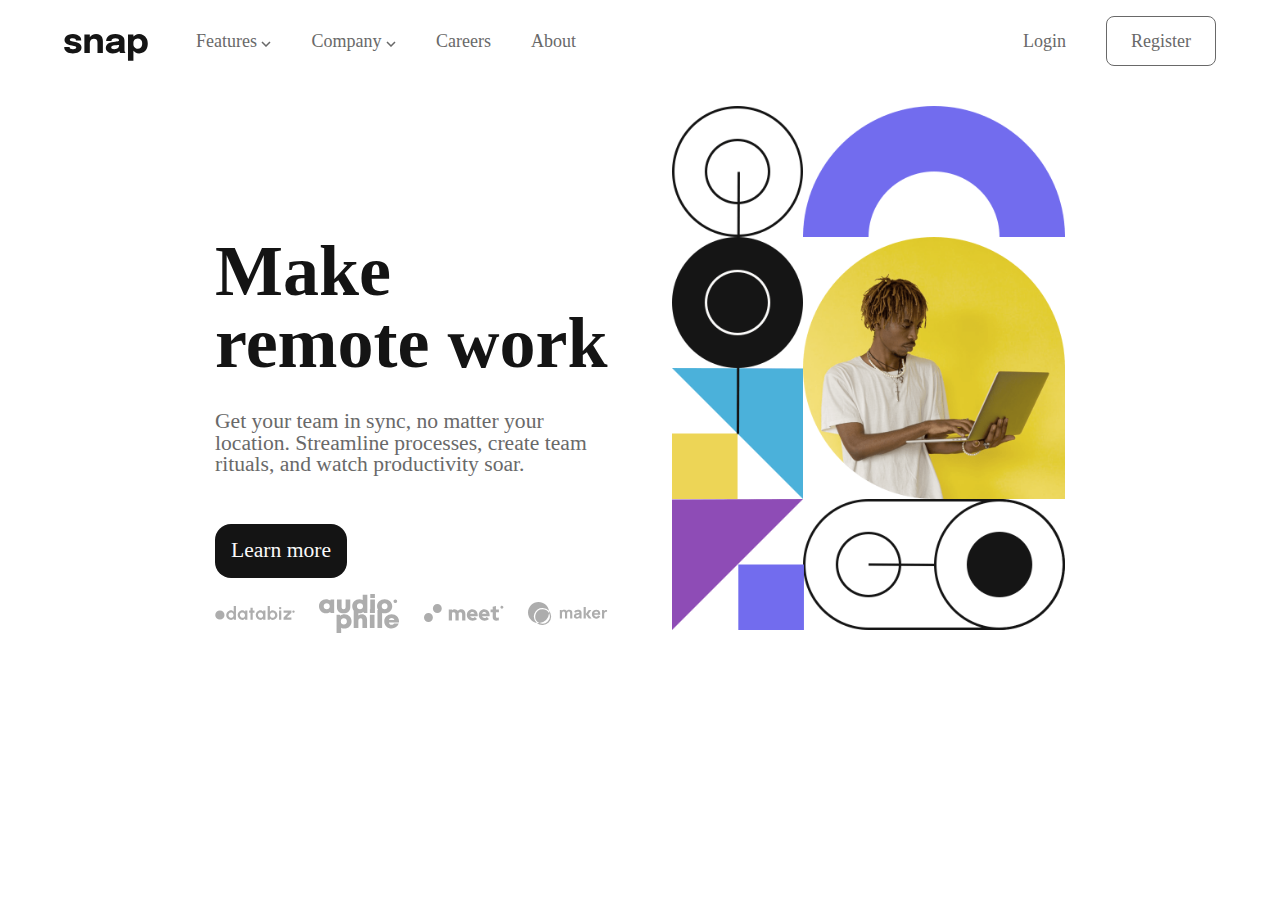
<file: index.html>
<!DOCTYPE html>
<html lang="en">
	<head>
		<meta charset="UTF-8" />
		<meta name="viewport" content="width=device-width, initial-scale=1.0" />

		<link
			rel="icon"
			type="image/png"
			sizes="32x32"
			href="./images/favicon-32x32.png"
		/>
    <link rel="stylesheet" href="style.css">

		<title>Frontend Mentor | Intro section with dropdown navigation</title>

		</style>
	</head>
	<body>
    <header>
      <div class="logo">
        <img src="./images/logo.svg" alt="logo">
      </div>

      <div class="desktop-navigation">
        <div class="left">
          <ul class="navigation-panel">
            <li class="expandables-toggle"><a href="#">Features</a>  <span class="icon-arrow"><img src="./images/icon-arrow-down.svg"></span> 
              <ul  class="expandables" style="display: none;">
                <li><img src="./images/icon-todo.svg">  <a href="#">Todo List</a> </li>
                <li><img src="./images/icon-calendar.svg" ><a href="#">Calender</a> </li>
                <li><img src="./images/icon-reminders.svg"><a href="#">Reminders</a> </li>
                <li> <img src="./images/icon-planning.svg" ><a href="#">Planning</a> </li>
              </ul>
            </li>
            <li  class="expandables-toggle"><a href="#">Company</a> <span class="icon-arrow"><img src="./images/icon-arrow-down.svg"></span> 
            
            <ul class="expandables  expandables--company" style="display: none;">
              <li><a href="#">History</a></li>
              <li><a href="#">Our Team</a></li>
              <li><a href="#">Blog</a></li>
            </ul></li>
            <li><a href="#">Careers</a> </li>
            <li><a href="#">About</a></li>
          </ul>
        </div>

        <div class="right">
          <button class="btn btn__login"><a href="#">Login </a></button>
          <button class="btn btn__register"><a href="#">Register</a></button>
        </div>
      </div>
      <button class="nav-btn nav-btn__open"> <img src="./images/icon-menu.svg" alt="btn"></button>
      <nav class="navigation" style="display: none;">
        <button class="nav-btn nav-btn__close"> <img src="./images/icon-close-menu.svg" alt="btn"></button>

        <ul class="navigation-panel">
          <li class="expandables-toggle"><a href="#">Features</a> <span class="icon-arrow"><img src="./images/icon-arrow-down.svg"></span> 
            <ul  class="expandables" style="display: none;">
              <li><img src="./images/icon-todo.svg">  <a href="#">Todo List</a> </li>
              <li><img src="./images/icon-calendar.svg" ><a href="#">Calender</a> </li>
              <li><img src="./images/icon-reminders.svg"><a href="#">Reminders</a> </li>
              <li> <img src="./images/icon-planning.svg" ><a href="#">Planning</a> </li>
            </ul>
          </li>
          <li  class="expandables-toggle"><a>Company</a> <span class="icon-arrow"><img src="./images/icon-arrow-down.svg"></span> 
          
          <ul class="expandables" style="display: none;">
            <li><a href="#">History</a></li>
            <li><a href="#">Our Team</a></li>
            <li><a href="#">Blog</a></li>
          </ul></li>
          <li><a href="#">Careers</a> </li>
          <li><a href="#">About</a></li>
        </ul>

        <button class="btn btn__login"><a href="#">Login</a> </button>
        <button class="btn btn__register"><a href="#">Register</a> </button>
      </nav>
    </header>

    <main>

      <div class="wrapper">
      <div class="hero">
    
        <img src="./images/image-hero-mobile.png" class="mobile-hero">
        <img src="./images/image-hero-desktop.png" class="desktop-hero">

      </div>
      <div class="main-content">
        <h1>Make remote work</h1>
        <p>Get your team in sync, no matter your location. Streamline processes, 
          create team rituals, and watch productivity soar.</p>
          <button>Learn more</button>
        <div class="companies">
          <img src="./images/client-databiz.svg" alt="">
          <img src="./images/client-audiophile.svg" alt="">
          <img src="./images/client-meet.svg" alt="">
          <img src="./images/client-maker.svg" alt="">

        </div>
      
      </div>
    </div>
    </main>
		<!-- <div class="attribution">
			Challenge by
			<a
				href="https://www.frontendmentor.io?ref=challenge"
				target="_blank"
				>Frontend Mentor</a
			>. Coded by <a href="#" >Ebube</a>.
		</div> -->
    <script src="index.js"></script>
	</body>
</html>

<!-- Features
Company
Careers
About

Login
Register

Make remote work

Get your team in sync, no matter your location. Streamline processes, 
create team rituals, and watch productivity soar. -->

<!-- Learn more -->
</file>
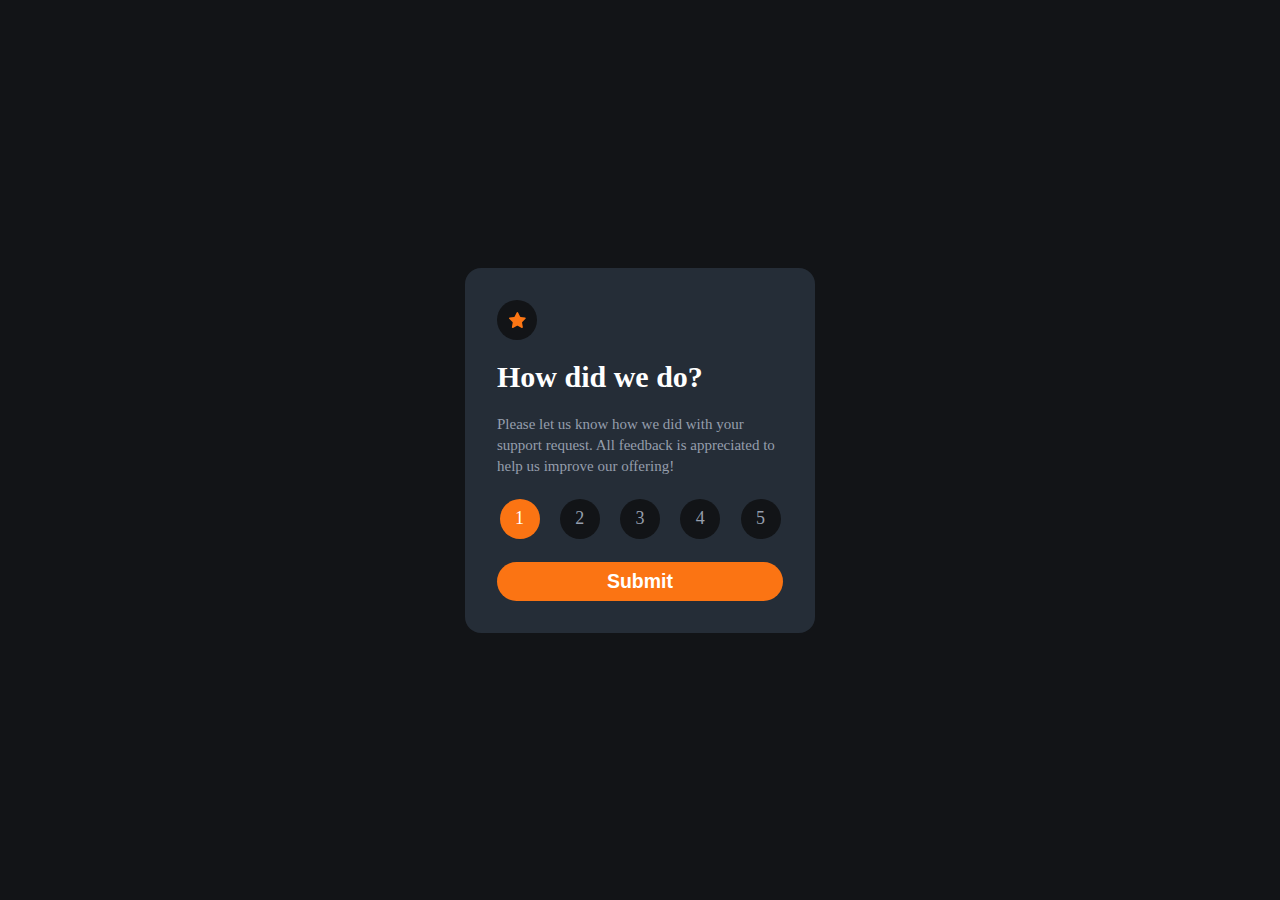
<file: interactive-rating-component-main/index.html>
<!DOCTYPE html>
<html lang="en">
	<head>
		<meta charset="UTF-8" />
		<meta name="viewport" content="width=device-width, initial-scale=1.0" />
		<!-- displays site properly based on user's device -->
		<link rel="stylesheet" href="style.css" />
		<link
			rel="icon"
			type="image/png"
			sizes="32x32"
			href="./images/favicon-32x32.png"
		/>

		<title>Frontend Mentor | Interactive rating component</title>

		<!-- Feel free to remove these styles or customise in your own stylesheet 👍 -->
		<style>
			.attribution {
				font-size: 11px;
				text-align: center;
			}
			.attribution a {
				color: hsl(228, 45%, 44%);
			}
		</style>
	</head>
	<body>
		<section class="main">
			<form name="rating" method="post" class="rating">
				<div class="star">
					<img src="./images/icon-star.svg" alt="" srcset="" />
				</div>
				<h1>How did we do?</h1>
				<p>
					Please let us know how we did with your support request. All
					feedback is appreciated to help us improve our offering!
				</p>

				<div class="ratings">
					<div class="input-placement">
						<input
							type="radio"
							name="rating"
							id="rating1"
							value="1"
							checked
						/>
						<label for="rating1" value="1">1</label>
					</div>
					<div class="input-placement">
						<input
							type="radio"
							name="rating"
							id="rating2"
							value="2"
						/>
						<label for="rating2">2</label>
					</div>
					<div class="input-placement">
						<input
							type="radio"
							name="rating"
							id="rating3"
							value="3"
						/>
						<label for="rating3">3</label>
					</div>
					<div class="input-placement">
						<input
							type="radio"
							name="rating"
							id="rating4"
							value="4"
						/>
						<label for="rating4">4</label>
					</div>
					<div class="input-placement">
						<input
							type="radio"
							name="rating"
							id="rating5"
							value="5"
						/>
						<label for="rating5">5</label>
					</div>
				</div>

				<button type="submit">Submit</button>
			</form>
		</section>
		<section class="main thanks display">
			<div class="rating">
				<img src="images/illustration-thank-you.svg" alt="thank you" />

				<div class="info">
					You selected <span class="answer">1</span> out of 5
				</div>

				<h1>Thank you!</h1>

				<p>
					We appreciate you taking the time to give a rating. If you
					ever need more support, don’t hesitate to get in touch!
				</p>
			</div>
		</section>

		<script src="index.js"></script>
	</body>
</html>
</file>
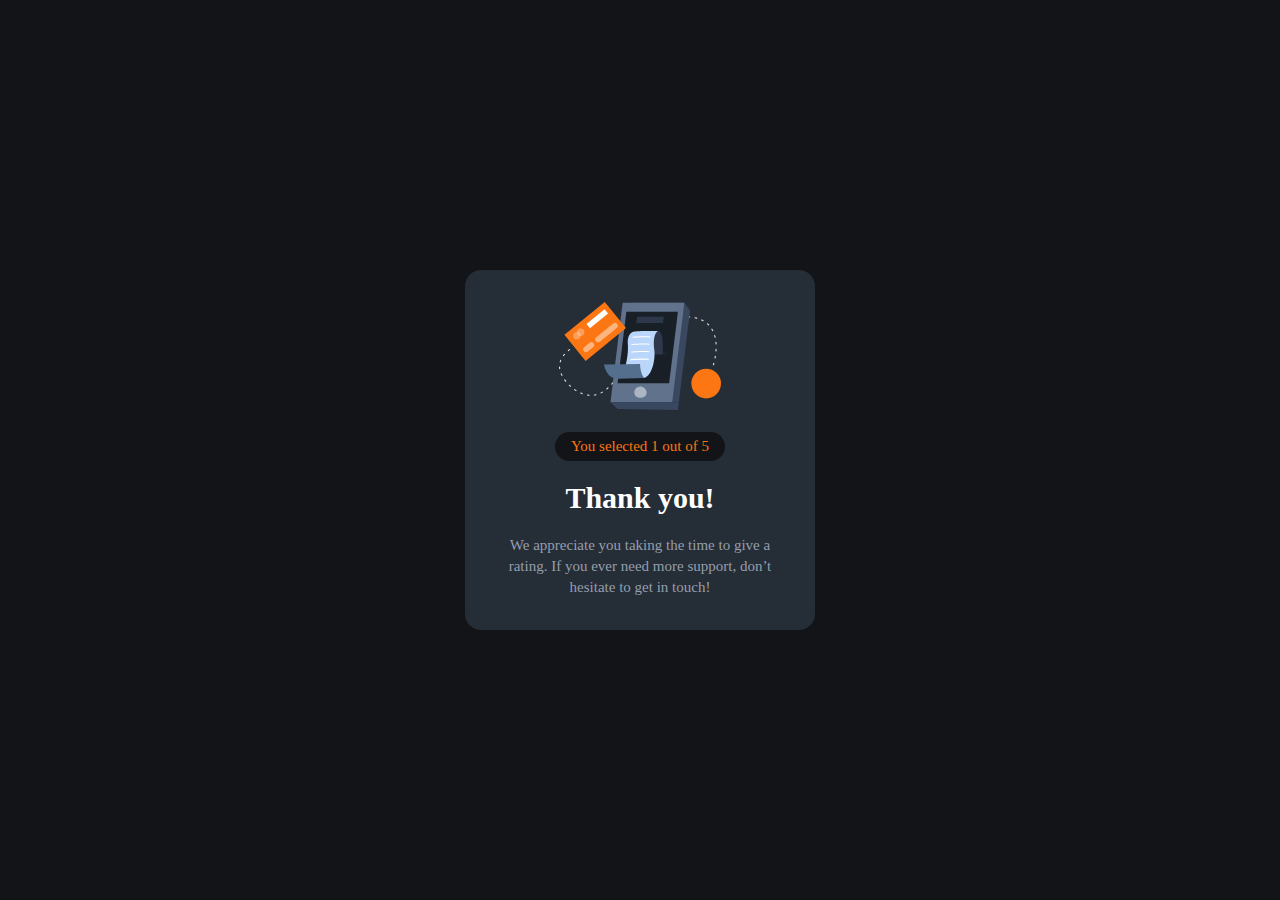
<file: interactive-rating-component-main/submitPage.html>
<!DOCTYPE html>
<html lang="en">
	<head>
		<meta charset="UTF-8" />
		<meta http-equiv="X-UA-Compatible" content="IE=edge" />
		<meta name="viewport" content="width=device-width, initial-scale=1.0" />
		<link rel="stylesheet" href="style.css" />
		<title>Document</title>
	</head>
	<body>
		<section class="main thanks">
			<div class="rating">
				<img src="images/illustration-thank-you.svg" alt="thank you" />

				<div class="info">
					You selected <span class="answer">1</span> out of 5
				</div>

				<h1>Thank you!</h1>

				<p>
					We appreciate you taking the time to give a rating. If you
					ever need more support, don’t hesitate to get in touch!
				</p>
			</div>
		</section>
		<!-- <script src="index.js"></script> -->
	</body>
</html>
</file>
<file: style.css>
*,
*::before,
*::after {
	box-sizing: border-box;
}
* {
	margin: 0;
	--almost-white: hsl(0, 0%, 98%);
	--medium-gray: hsl(0, 0%, 41%);
	--almost-black: hsl(0, 0%, 8%);
}
html,
body {
	height: 100%;
	line-height: 1;
	color: var(--medium-gray);
	font-size: 18px;
}
body {
	-webkit-font-smoothing: antialiased;
}
img {
	display: inline-block;
	max-width: 100%;
}
input,
button,
textarea,
select {
	font: inherit;
}

p {
	font-weight: 500;
}
p,
h1,
h2,
h3,
h4,
h5,
h6 {
	overflow-wrap: break-word;
}
#root,
#__next {
	isolation: isolate;
}

h1 {
	font-size: 2rem;
	text-align: center;
	font-size: 700;
	line-height: 1;
	color: var(--almost-black);
	margin: 32px;
}

a {
	text-decoration: none;
	color: inherit;
}

a:active,
a:focus {
	color: var(--almost-black);
}
button {
	cursor: pointer;
}

header {
	display: flex;
	padding: 16px 8px;
	align-items: center;
	position: relative;
	margin-bottom: 12px;
}

.logo {
	margin-right: auto;
}
.nav-btn {
	background-color: transparent;
	cursor: pointer;
	border: 0;
}

nav {
	position: fixed;
	top: 0;
	right: 0;
	width: 65%;
	background-color: var(--almost-white);
	height: 100%;
	padding: 8px;
}

nav .nav-btn__close {
	position: fixed;
	top: 16px;
	right: 16px;
}

nav ul {
	list-style-type: none;
	margin: 0;
	padding: 8px 16px;
}

ul li a {
	text-decoration: none;
	display: inline-block;
	margin-left: 8px;
	color: inherit;
}

.navigation-panel {
	margin-top: 64px;
	color: var(--medium-gray);
	list-style-type: none;
}

.navigation-panel li {
	margin: 16px 0;
}

.desktop-navigation {
	display: none;
}

.btn {
	display: block;
	background-color: transparent;
	border: 0;
	width: 100%;
	padding: 8px;
	border-radius: 8px;
	color: var(--medium-gray);
}

.btn.btn__register {
	border: 1px solid var(--medium-gray);
}

.hidden {
	display: none;
}

.main-content {
	text-align: center;
}
.main-content p {
	color: var(--medium-gray);
	font-size: 1.2rem;
	margin: 32px 0;
	font-weight: 500;
}

.main-content button {
	padding: 16px;
	border: 0;
	border-radius: 16px;
	font-size: 1.2rem;
	background-color: var(--almost-black);
	color: var(--almost-white);
	display: block;
	margin: 0 auto;
}
.companies {
	display: flex;
	justify-content: space-between;
	align-items: center;
	margin-top: 40px;
	padding: 16px;
}

.companies img {
	width: 60px;
}
.desktop-hero {
	display: none;
}
.hero {
	text-align: center;
}

@media only screen and (min-width: 650px) {
	.main-content p {
		max-width: 500px;
		margin: 32px auto;
	}

	.companies {
		max-width: 650px;
		margin: 32px auto;
	}
}
@media only screen and (min-width: 900px) {
	header {
		padding: 16px 64px;
		align-items: center;
		margin-bottom: 24px;
	}

	.logo {
		margin-top: 16px;
	}

	.nav-btn__open {
		display: none;
	}
	.navigation {
		display: none;
	}

	.desktop-navigation {
		flex: 2;
		display: flex;
	}
	.navigation-panel {
		margin: 0;
		display: flex;
		gap: 32px;
	}
	.right {
		margin-left: auto;
		display: flex;
		gap: 32px;
	}

	.btn.btn__register {
		padding: 0 24px;
	}

	.expandables-toggle {
		position: relative;
	}

	.expandables {
		position: absolute;
		top: 32px;
		left: -64px;
		background-color: var(--almost-white);
		list-style-type: none;
		width: max-content;
		padding: 16px 32px;
		border-radius: 8px;
	}

	.expandables li {
		display: flex;
		align-items: center;
		justify-content: flex-start;
	}

	.expandables.expandables--company {
		position: absolute;
		top: 32px;
		left: 0px;
	}

	main .wrapper {
		max-width: 850px;
		margin: 0 auto;
		display: grid;
		grid-template-columns: repeat(2, 1fr);
		align-items: end;
		gap: 64px;
	}

	.mobile-hero {
		display: none;
	}
	.hero {
		grid-column: 2/3;
		grid-row: 1/2;
	}
	.desktop-hero {
		display: inline-block;
		max-width: 100%;
	}

	.main-content h1 {
		font-size: 4rem;
		text-align: left;
		margin: 0;
	}

	.main-content {
		text-align: left;
		display: flex;
		flex-direction: column;
	}
	.main-content p {
		text-align: left;
		display: flex;
		flex-direction: column;
		margin: 32px 0;
	}
	.main-content button {
		align-self: flex-start;
		background-color: var(--almost-black);
		margin: 16px 0;
	}

	.main-content button:active,
	.main-content button:focus {
		background-color: var(--almost-white);
		color: var(--almost-black);
		border: 1px solid var(--medium-gray);
	}
	.companies {
		margin: 0;
		padding: 0;
	}
	.companies img {
		width: 80px;
	}
}
</file>
<file: interactive-rating-component-main/style.css>
:root {
	--orange: hsl(25, 97%, 53%);
	--white: hsl(0, 0%, 100%);
	--light-grey: hsl(217, 12%, 63%);
	--mediu-grey: hsl(216, 12%, 54%);
	--dark-blue: hsl(213, 19%, 18%);
	--very-dark-blue: hsl(216, 12%, 8%);
}

* {
	margin: 0;
	box-sizing: border-box;
}

html,
body {
	padding: 0;
	height: 100%;
	background-color: var(--very-dark-blue);
	line-height: 1.4;
	font-size: 15px;
}

.main {
	height: 100%;
	display: grid;
	place-content: center;
	color: var(--light-grey);
}

.thanks {
	text-align: center;
}
.info {
	background-color: var(--very-dark-blue);
	color: var(--orange);
	width: max-content;
	padding: 4px 16px;
	border-radius: 16px;
	margin: 16px auto;
}

.star {
	background-color: var(--very-dark-blue);
	height: 40px;
	width: 40px;
	border-radius: 50%;
	display: grid;
	place-content: center;
}

h1 {
	margin: 16px 0;
	color: var(--white);
}
.rating {
	max-width: 350px;
	padding: 32px;
	border-radius: 16px;
	background-color: var(--dark-blue);
	margin: 16px;
}
.ratings {
	display: flex;
	justify-content: space-between;
	position: relative;
	margin: 32px 0;
	padding: 0 16px;
}

.input-placement {
	position: relative;
}
label {
	position: absolute;
	top: 50%;
	left: 50%;
	transform: translate(-50%, -50%);
	font-size: 1.2rem;
	height: 40px;
	width: 40px;
	border-radius: 50%;
	background-color: var(--very-dark-blue);
	cursor: pointer;
	display: flex;
	align-items: center;
	justify-content: center;
}

input[type="radio"] {
	opacity: 0;
}

input[type="radio"]:hover ~ label {
	background-color: var(--light-grey);
	color: var(--white);
}
input[type="radio"]:checked ~ label {
	background-color: var(--orange);
	color: var(--white);
}

button {
	display: block;
	width: 100%;
	padding: 8px;
	font-size: 1.3rem;
	border: 0;
	border-radius: 32px;
	background-color: var(--orange);
	font-weight: 700;
	color: var(--white);
	cursor: pointer;
}
button:hover {
	background-color: var(--light-grey);
}

button:active,
button:focus {
	background-color: var(--white);
	color: var(--orange);
}

.display {
	display: none;
}
@media only screen and (max-width: 350px) {
	label {
		height: 35px;
		width: 35px;
	}
}
</file>
